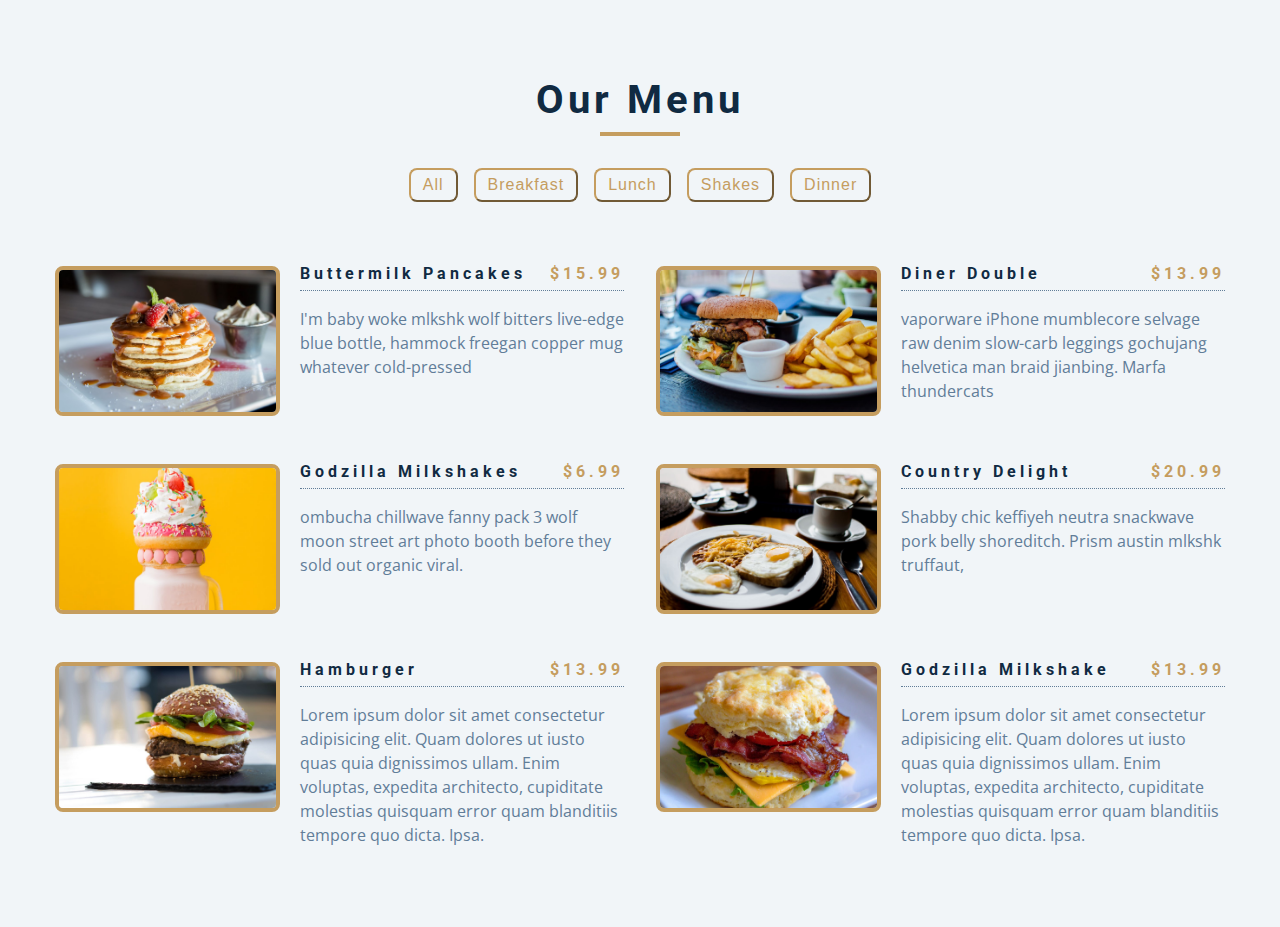
<file: w06_menu_212417033/index.html>
<!DOCTYPE html>
<html lang="en">
  <head>
    <meta charset="UTF-8" />
    <meta name="viewport" content="width=device-width, initial-scale=1.0" />
    <link rel="stylesheet" href="style_xx.css" />
    <title>Menu Demo</title>
  </head>
  <body>
    <section class="menu">
      <!-- title -->
      <div class="title">
        <h2>our menu</h2>
        <div class="underline"></div>
      </div>
      <!-- filter buttons -->
      <div class="btn-container">

      </div>
      <!-- menu items -->
      <div class="section-center">
        
      </div>

    </section>
    <script type="module" src="./script_xx.js"></script>
  </body>
</html>
</file>
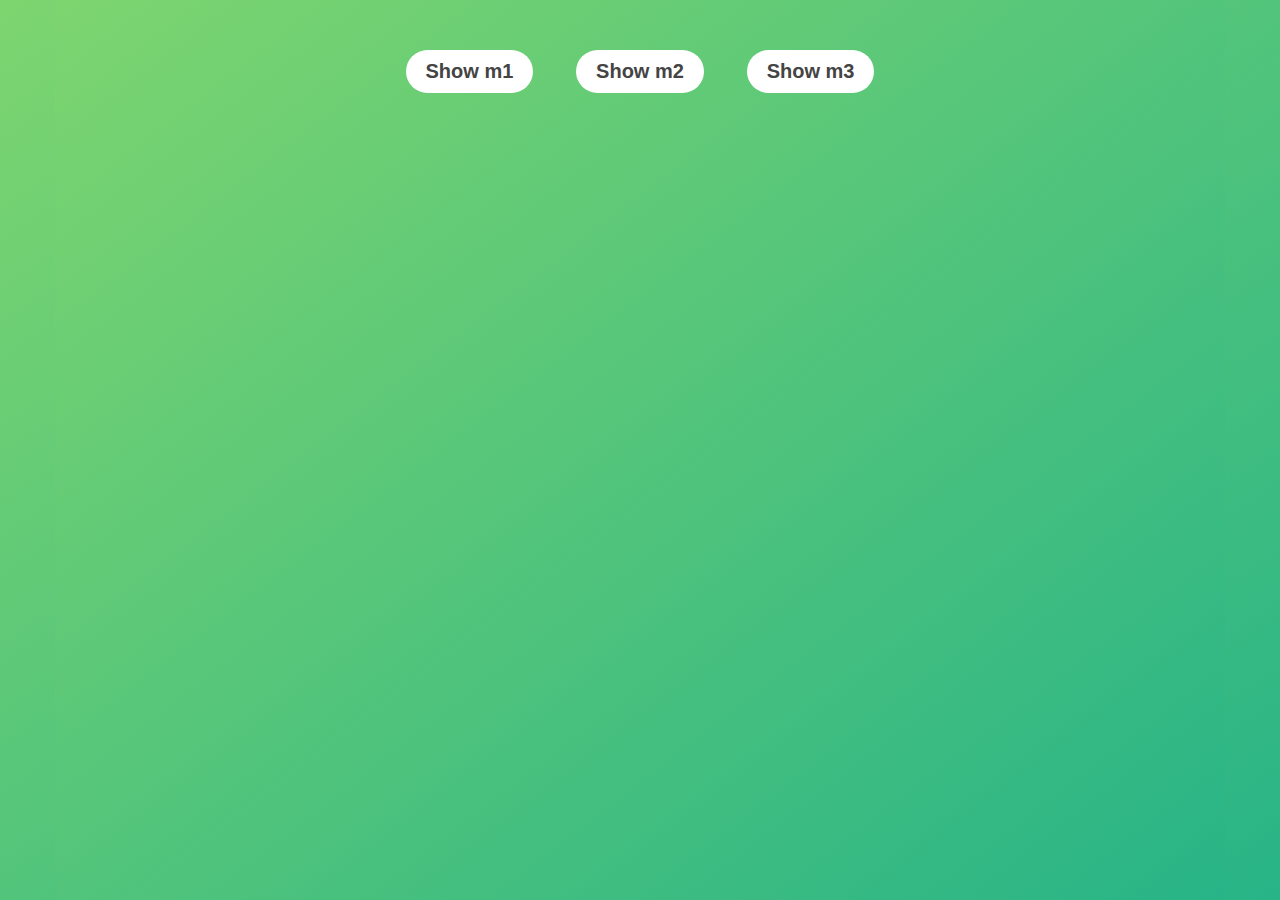
<file: w06_modal_212417033/index.html>
<!DOCTYPE html>
<html lang="en">
  <head>
    <meta charset="UTF-8" />
    <meta name="viewport" content="width=device-width, initial-scale=1.0" />
    <meta http-equiv="X-UA-Compatible" content="ie=edge" />
    <link rel="stylesheet" href="style_xx.css" />
    <title>Modal window</title>
  </head>
  <body>
    <div class="container">
      <div class="btn-container">
        <button class="show-modal" data-id="modal-1">Show m1</button>
        <button class="show-modal" data-id="modal-2">Show m2</button>
        <button class="show-modal" data-id="modal-3">Show m3</button>
      </div>
      <div class="modal-container">
        <div class="modal modal-1 hidden">
          <button class="close-modal">&times;</button>
          <h1>Modal 1 Windows 😍</h1>
          <p>
            Lorem ipsum dolor sit amet, consectetur adipisicing elit, sed do
            eiusmod tempor incididunt ut labore et dolore magna aliqua. Ut enim
            ad minim veniam, quis nostrud exercitation ullamco laboris nisi ut
            aliquip ex ea commodo consequat. Duis aute irure dolor in
            reprehenderit in voluptate velit esse cillum dolore eu fugiat nulla
            pariatur. Excepteur sint occaecat cupidatat non proident, sunt in
            culpa qui officia deserunt mollit anim id est laborum.
          </p>
        </div>
        <div class="modal modal-2 hidden">
          <button class="close-modal">&times;</button>
          <h1>Modal 2 Windows 😍</h1>
          <p>
            Lorem ipsum dolor sit amet, consectetur adipisicing elit, sed do
            eiusmod tempor incididunt ut labore et dolore magna aliqua. Ut enim
            ad minim veniam, quis nostrud exercitation ullamco laboris nisi ut
            aliquip ex ea commodo consequat. Duis aute irure dolor in
            reprehenderit in voluptate
          </p>
        </div>
        <div class="modal modal-3 hidden">
          <button class="close-modal">&times;</button>
          <h1>Modal 3 Windows 😍</h1>
          <p>
            Lorem ipsum dolor sit amet, consectetur adipisicing elit, sed do
            eiusmod tempor incididunt ut labore et dolore magna aliqua. Ut enim
            ad minim venia
          </p>
        </div>
      </div>
      <div class="overlay hidden"></div>
    </div>
    <script src="script_xx.js"></script>
  </body>
</html>
</file>
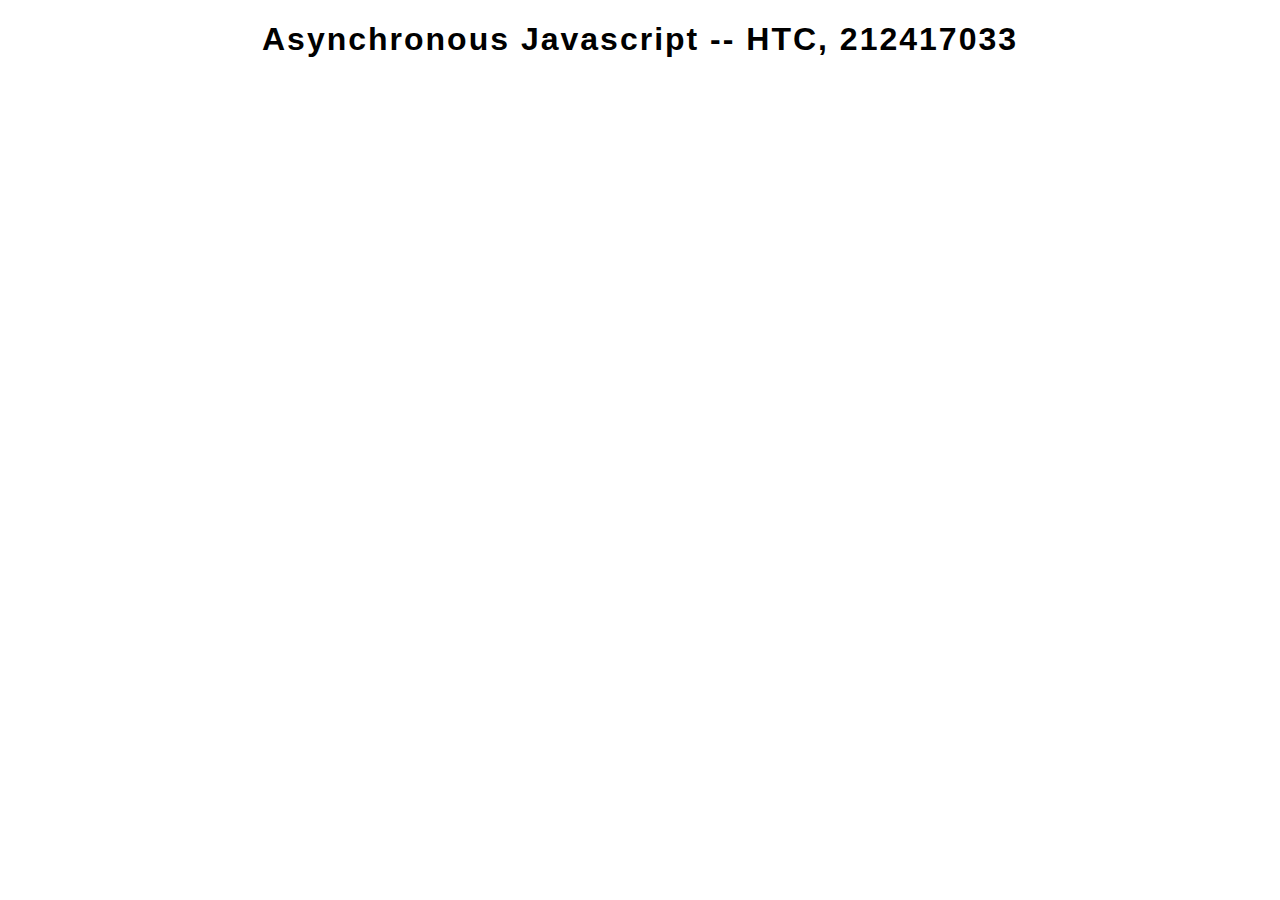
<file: w11_async_js_212417033/1-synchronous/index.html>
<!DOCTYPE html>
<html lang="en">
  <head>
    <meta charset="UTF-8" />
    <meta name="viewport" content="width=device-width, initial-scale=1.0" />
    <title>Document</title>
    <style>
      body {
        font-family: -apple-system, BlinkMacSystemFont, 'Segoe UI', Roboto,
          Oxygen, Ubuntu, Cantarell, 'Open Sans', 'Helvetica Neue', sans-serif;
        text-align: center;
      }
      h1 {
        letter-spacing: 2px;
        text-align: center;
      }
    </style>
  </head>
  <body>
    <h1>Asynchronous Javascript -- HTC, 212417033</h1>
    <script src="./app.js"></script>
  </body>
</html>
</file>
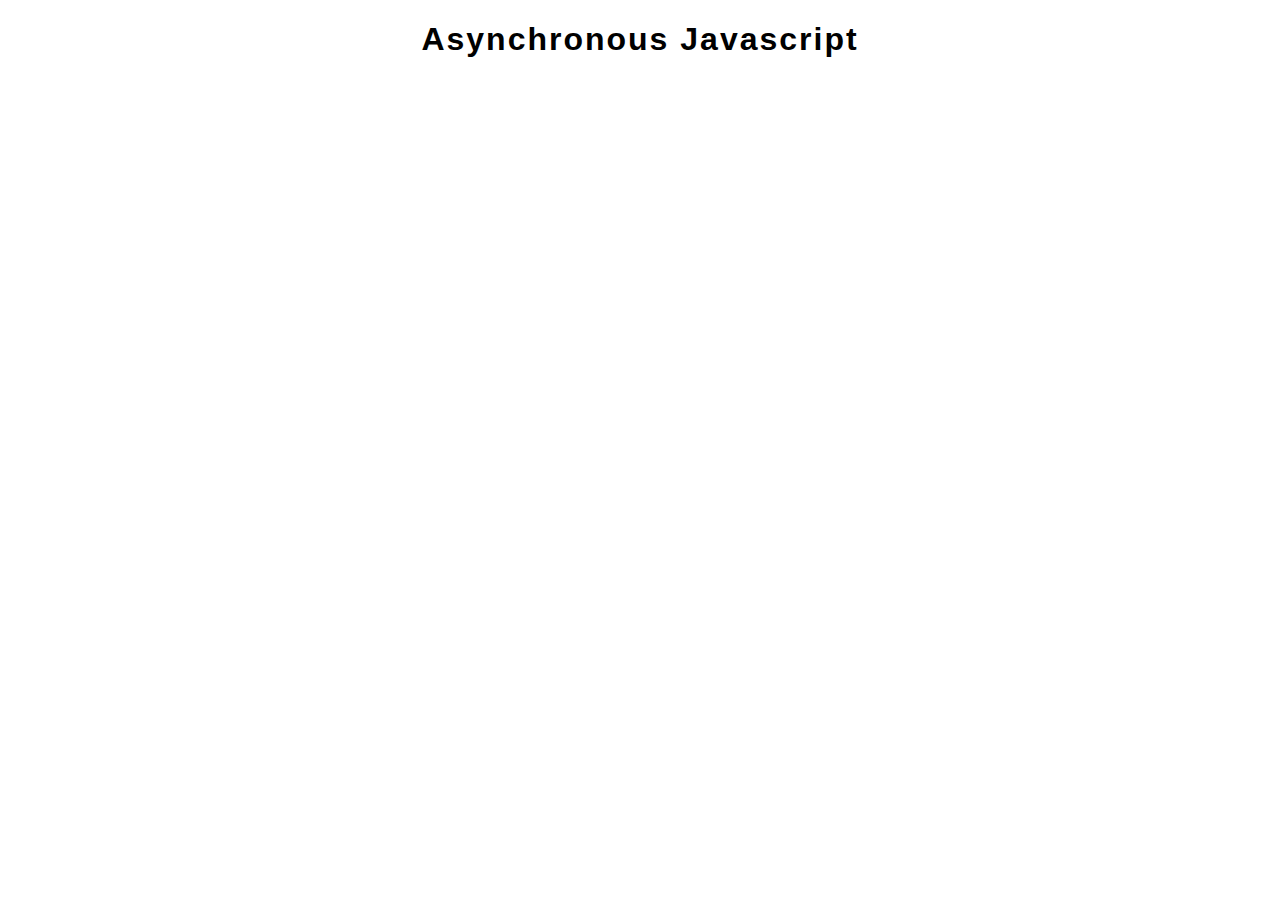
<file: w11_async_js_212417033/3-async-cb-hell/index.html>
<!DOCTYPE html>
<html lang="en">
  <head>
    <meta charset="UTF-8" />
    <meta name="viewport" content="width=device-width, initial-scale=1.0" />
    <title>Document</title>
    <style>
      body {
        font-family: -apple-system, BlinkMacSystemFont, 'Segoe UI', Roboto,
          Oxygen, Ubuntu, Cantarell, 'Open Sans', 'Helvetica Neue', sans-serif;
        text-align: center;
      }
      h1 {
        letter-spacing: 2px;
        text-align: center;
      }
    </style>
  </head>
  <body>
    <h1>Asynchronous Javascript</h1>
    <script src="./app.js"></script>
  </body>
</html>
</file>
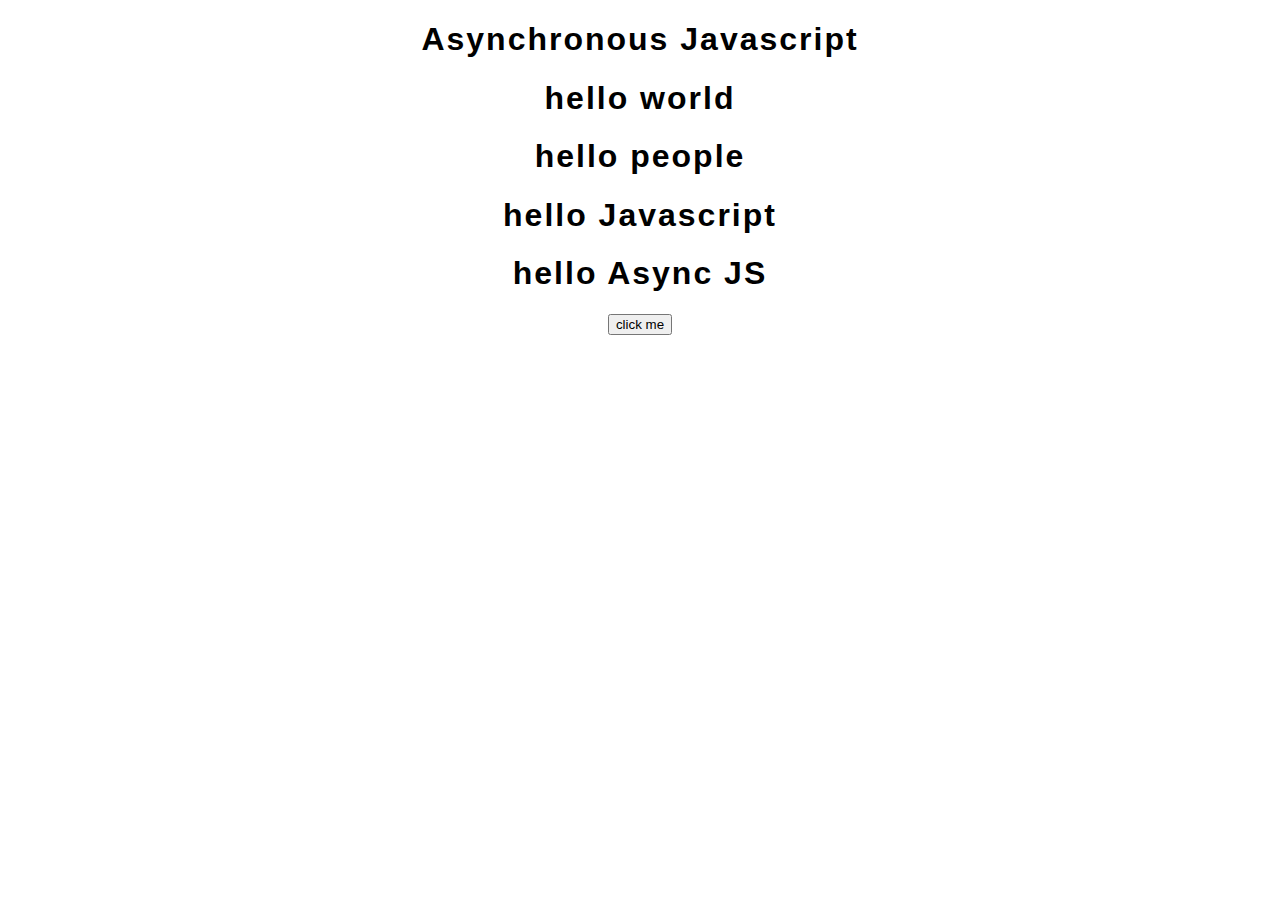
<file: w11_async_js_212417033/4-dom-cb-example/index.html>
<!DOCTYPE html>
<html lang="en">
  <head>
    <meta charset="UTF-8" />
    <meta name="viewport" content="width=device-width, initial-scale=1.0" />
    <title>Document</title>
    <style>
      body {
        font-family: -apple-system, BlinkMacSystemFont, 'Segoe UI', Roboto,
          Oxygen, Ubuntu, Cantarell, 'Open Sans', 'Helvetica Neue', sans-serif;
        text-align: center;
      }
      h1 {
        letter-spacing: 2px;
        text-align: center;
      }
    </style>
  </head>
  <body>
    <h1>Asynchronous Javascript</h1>
    <h1 class="one">hello world</h1>
    <h1 class="two">hello people</h1>
    <h1 class="three">hello Javascript</h1>
    <h1 class="four">hello Async JS</h1>
    <button class="btn">click me</button>
    <script src="./app.js"></script>
  </body>
</html>
</file>
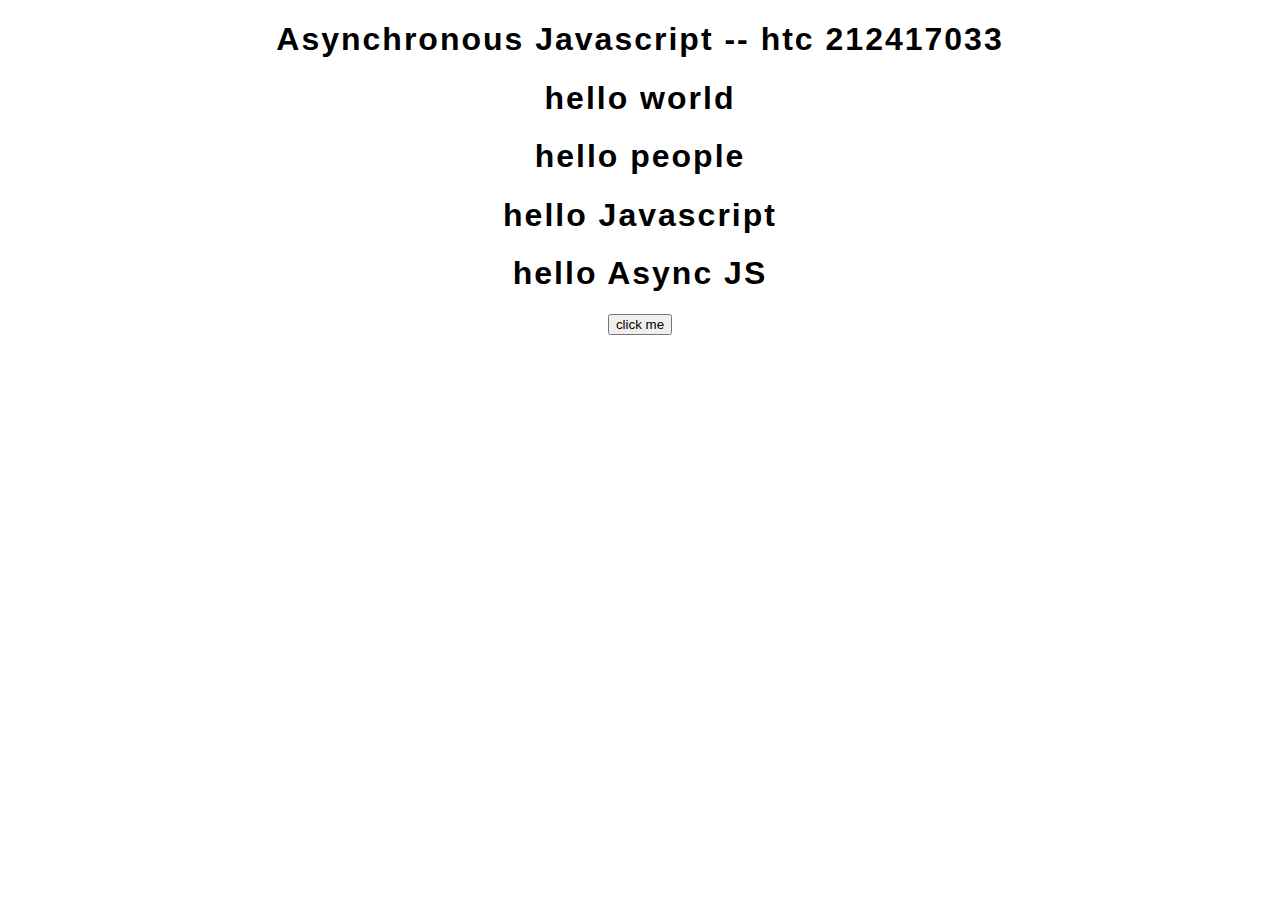
<file: w11_async_js_212417033/5-promise-demo/index.html>
<!DOCTYPE html>
<html lang="en">
  <head>
    <meta charset="UTF-8" />
    <meta name="viewport" content="width=device-width, initial-scale=1.0" />
    <title>Document</title>
    <style>
      body {
        font-family: -apple-system, BlinkMacSystemFont, 'Segoe UI', Roboto,
          Oxygen, Ubuntu, Cantarell, 'Open Sans', 'Helvetica Neue', sans-serif;
        text-align: center;
      }
      h1 {
        letter-spacing: 2px;
        text-align: center;
      }
    </style>
  </head>
  <body>
    <h1>Asynchronous Javascript -- htc 212417033</h1>
    <h1 class="one">hello world</h1>
    <h1 class="two">hello people</h1>
    <h1 class="three">hello Javascript</h1>
    <h1 class="four">hello Async JS</h1>
    <button class="btn">click me</button>
    <script src="./app.js"></script>
  </body>
</html>
</file>
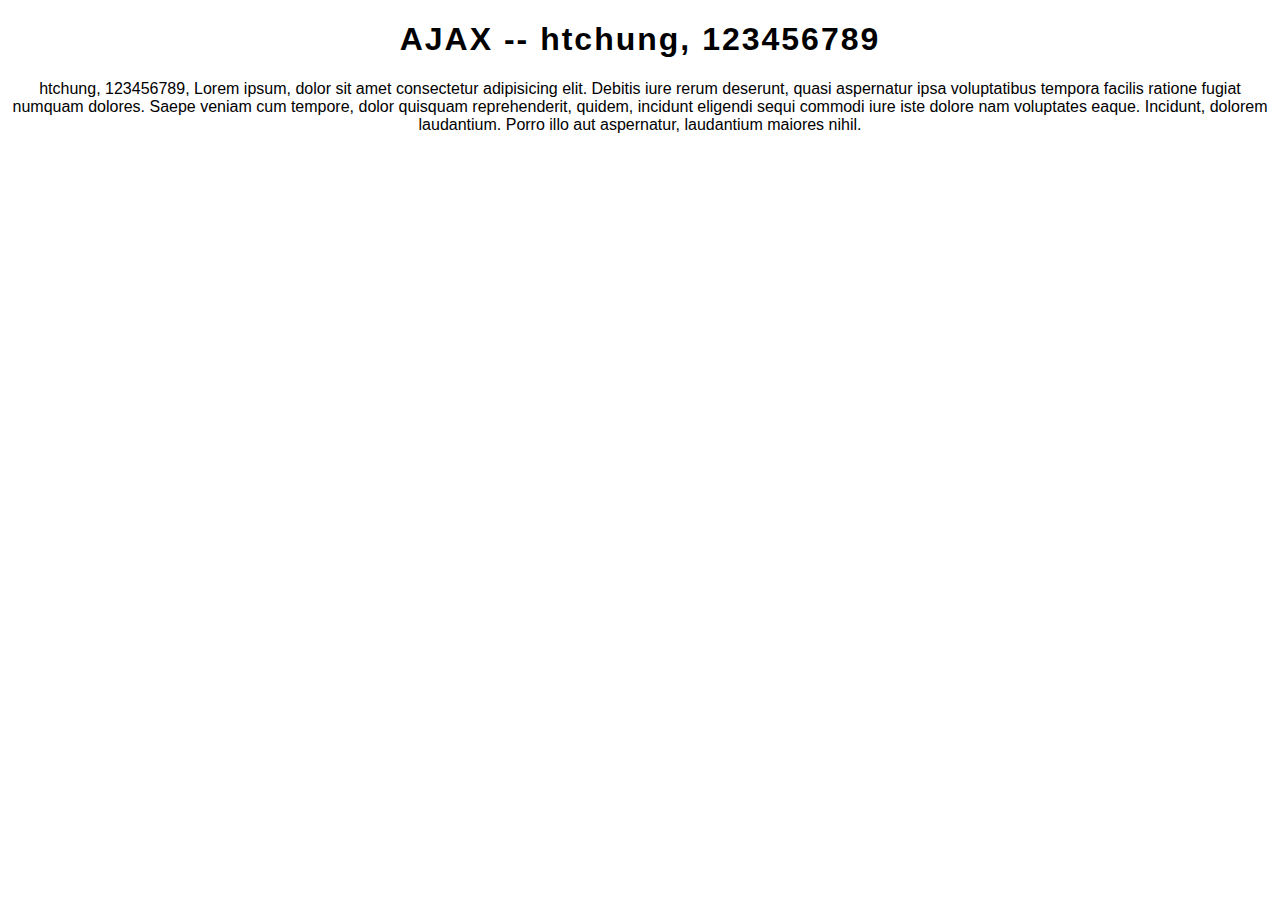
<file: w12_ajax_212417033/1_simple-text/index.html>
<!DOCTYPE html>
<html lang="en">
<head>
    <meta charset="UTF-8">
    <meta name="viewport" content="width=device-width, initial-scale=1.0">
    <title>AJAX Tutorials</title>
    <style>
        body {
            font-family: sans-serif;
            text-align: center;
        }
        h1{
            letter-spacing: 2px;
        }
    </style>
</head>
<body>
    <h1>AJAX -- htchung, 123456789</h1>

    <script src="./app.js"></script>
</body>
</html>
</file>
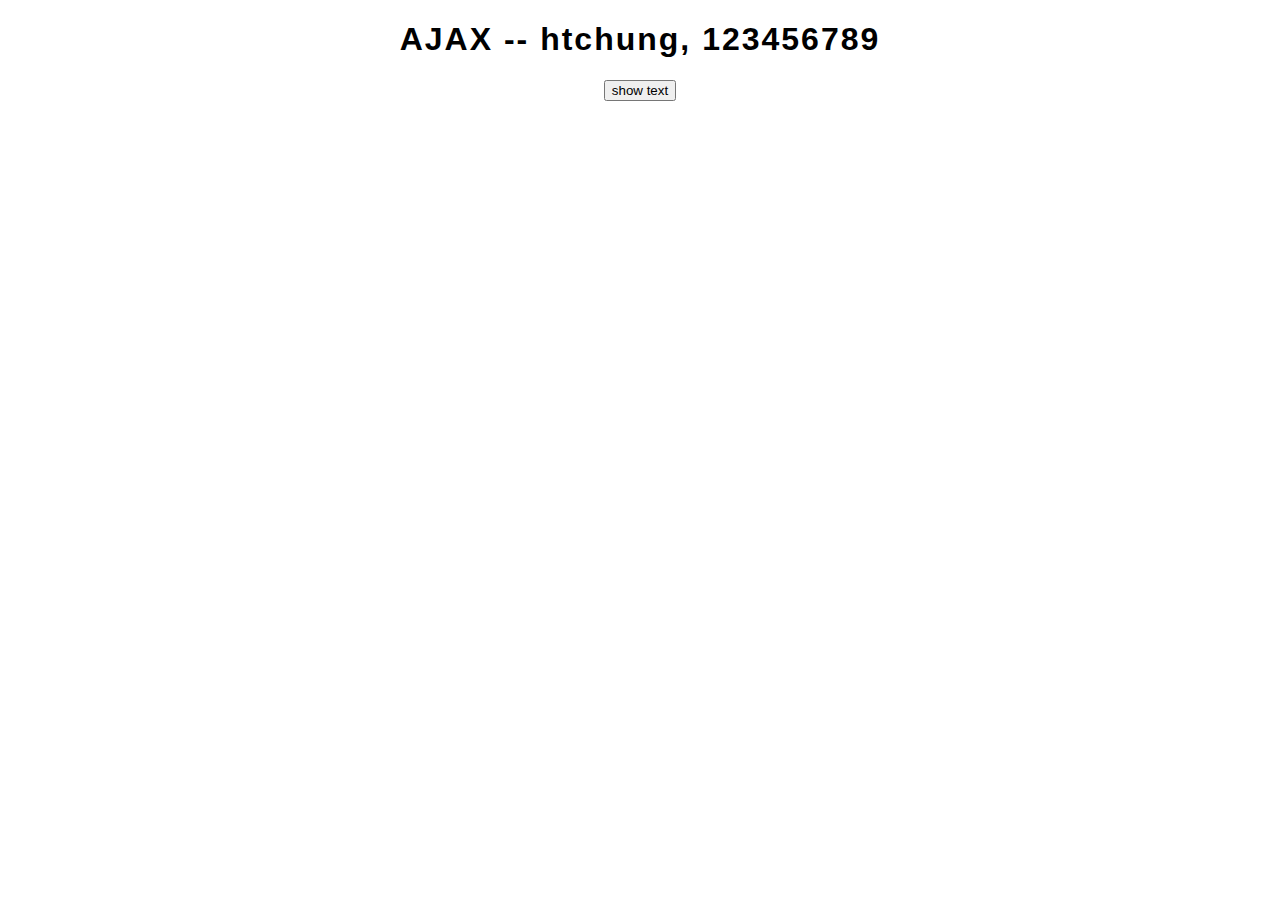
<file: w12_ajax_212417033/2_add_btn/index.html>
<!DOCTYPE html>
<html lang="en">
<head>
    <meta charset="UTF-8">
    <meta name="viewport" content="width=device-width, initial-scale=1.0">
    <title>AJAX Tutorials</title>
    <style>
        body {
            font-family: sans-serif;
            text-align: center;
        }
        h1{
            letter-spacing: 2px;
        }
    </style>
</head>
<body>
    <h1>AJAX -- htchung, 123456789</h1>
    <button type="button" class="btn">show text</button>

    <script src="./app.js"></script>
</body>
</html>
</file>
<file: w06_menu_212417033/style_xx.css>
/*
=============== 
Fonts
===============
*/
@import url("https://fonts.googleapis.com/css?family=Open+Sans|Roboto:400,700&display=swap");

/*
=============== 
Variables
===============
*/

:root {
  /* dark shades of primary color*/
  --clr-primary-1: hsl(205, 86%, 17%);
  --clr-primary-2: hsl(205, 77%, 27%);
  --clr-primary-3: hsl(205, 72%, 37%);
  --clr-primary-4: hsl(205, 63%, 48%);
  /* primary/main color */
  --clr-primary-5: #49a6e9;
  /* lighter shades of primary color */
  --clr-primary-6: hsl(205, 89%, 70%);
  --clr-primary-7: hsl(205, 90%, 76%);
  --clr-primary-8: hsl(205, 86%, 81%);
  --clr-primary-9: hsl(205, 90%, 88%);
  --clr-primary-10: hsl(205, 100%, 96%);
  /* darkest grey - used for headings */
  --clr-grey-1: hsl(209, 61%, 16%);
  --clr-grey-2: hsl(211, 39%, 23%);
  --clr-grey-3: hsl(209, 34%, 30%);
  --clr-grey-4: hsl(209, 28%, 39%);
  /* grey used for paragraphs */
  --clr-grey-5: hsl(210, 22%, 49%);
  --clr-grey-6: hsl(209, 23%, 60%);
  --clr-grey-7: hsl(211, 27%, 70%);
  --clr-grey-8: hsl(210, 31%, 80%);
  --clr-grey-9: hsl(212, 33%, 89%);
  --clr-grey-10: hsl(210, 36%, 96%);
  --clr-white: #fff;
  --clr-red-dark: hsl(360, 67%, 44%);
  --clr-red-light: hsl(360, 71%, 66%);
  --clr-green-dark: hsl(125, 67%, 44%);
  --clr-green-light: hsl(125, 71%, 66%);
  --clr-gold: #c59d5f;
  --clr-black: #222;
  --ff-primary: "Roboto", sans-serif;
  --ff-secondary: "Open Sans", sans-serif;
  --transition: all 0.3s linear;
  --spacing: 0.25rem;
  --radius: 0.5rem;
  --light-shadow: 0 5px 15px rgba(0, 0, 0, 0.1);
  --dark-shadow: 0 5px 15px rgba(0, 0, 0, 0.2);
  --max-width: 1170px;
  --fixed-width: 620px;
}
/*
=============== 
Global Styles
===============
*/

*,
::after,
::before {
  margin: 0;
  padding: 0;
  box-sizing: border-box;
}
body {
  font-family: var(--ff-secondary);
  background: var(--clr-grey-10);
  color: var(--clr-grey-1);
  line-height: 1.5;
  font-size: 0.875rem;
}
ul {
  list-style-type: none;
}
a {
  text-decoration: none;
}
img:not(.logo) {
  width: 100%;
}
img {
  display: block;
}

h1,
h2,
h3,
h4 {
  letter-spacing: var(--spacing);
  text-transform: capitalize;
  line-height: 1.25;
  margin-bottom: 0.75rem;
  font-family: var(--ff-primary);
}
h1 {
  font-size: 3rem;
}
h2 {
  font-size: 2rem;
}
h3 {
  font-size: 1.25rem;
}
h4 {
  font-size: 0.875rem;
}
p {
  margin-bottom: 1.25rem;
  color: var(--clr-grey-5);
}
@media screen and (min-width: 800px) {
  h1 {
    font-size: 4rem;
  }
  h2 {
    font-size: 2.5rem;
  }
  h3 {
    font-size: 1.75rem;
  }
  h4 {
    font-size: 1rem;
  }
  body {
    font-size: 1rem;
  }
  h1,
  h2,
  h3,
  h4 {
    line-height: 1;
  }
}
/*  global classes */

.btn {
  text-transform: uppercase;
  background: transparent;
  color: var(--clr-black);
  padding: 0.375rem 0.75rem;
  letter-spacing: var(--spacing);
  display: inline-block;
  transition: var(--transition);
  font-size: 0.875rem;
  border: 2px solid var(--clr-black);
  cursor: pointer;
  box-shadow: 0 1px 3px rgba(0, 0, 0, 0.2);
  border-radius: var(--radius);
}
.btn:hover {
  color: var(--clr-white);
  background: var(--clr-black);
}
/* section */
.section {
  padding: 5rem 0;
}

main {
  min-height: 100vh;
  display: grid;
  place-items: center;
}
/*
=============== 
Menu
===============
*/

.menu {
  padding: 5rem 0;
}
.title {
  text-align: center;
  margin-bottom: 2rem;
}
.underline {
  width: 5rem;
  height: 0.25rem;
  background: var(--clr-gold);
  margin-left: auto;
  margin-right: auto;
}
.btn-container {
  margin-bottom: 4rem;
  display: flex;
  justify-content: center;
}
.filter-btn {
  background: transparent;
  border-color: var(--clr-gold);
  font-size: 1rem;
  text-transform: capitalize;
  margin: 0 0.5rem;
  letter-spacing: 1px;
  border-radius: var(--radius);
  padding: 0.375rem 0.75rem;
  color: var(--clr-gold);
  cursor: pointer;
  transition: var(--transition);
}
.filter-btn:hover {
  background: var(--clr-gold);
  color: var(--clr-white);
}
.section-center {
  width: 90vw;
  margin: 0 auto;
  max-width: 1170px;
  display: grid;
  gap: 3rem 2rem;
  justify-items: center;
}
.menu-item {
  display: grid;
  gap: 1rem 2rem;
  max-width: 25rem;
}
.photo {
  object-fit: cover;
  height: 200px;
  border: 0.25rem solid var(--clr-gold);
  border-radius: var(--radius);
}
.item-info header {
  display: flex;
  justify-content: space-between;
  border-bottom: 0.5px dotted var(--clr-grey-5);
}
.item-info h4 {
  margin-bottom: 0.5rem;
}
.price {
  color: var(--clr-gold);
}
.item-text {
  margin-bottom: 0;
  padding-top: 1rem;
}

@media screen and (min-width: 768px) {
  .menu-item {
    grid-template-columns: 225px 1fr;
    gap: 0 1.25rem;
    max-width: 40rem;
  }
  .photo {
    height: 175px;
  }
}
@media screen and (min-width: 1200px) {
  .section-center {
    width: 95vw;
    grid-template-columns: 1fr 1fr;
  }
  .photo {
    height: 150px;
  }
}
</file>
<file: w06_modal_212417033/style_xx.css>
* {
  margin: 0;
  padding: 0;
  box-sizing: inherit;
}

html {
  font-size: 62.5%;
  box-sizing: border-box;
}

body {
  font-family: sans-serif;
  color: #333;
  line-height: 1.5;
  position: relative;
  background: linear-gradient(to top left, #28b487, #7dd56f);
}

.show-modal {
  font-size: 2rem;
  font-weight: 600;
  padding: 1rem 2rem;
  margin: 5rem 2rem;
  border: none;
  background-color: #fff;
  color: #444;
  border-radius: 10rem;
  cursor: pointer;
}

.close-modal {
  position: absolute;
  top: 1.2rem;
  right: 2rem;
  font-size: 5rem;
  color: #333;
  cursor: pointer;
  border: none;
  background: none;
}

h1 {
  font-size: 2.5rem;
  margin-bottom: 2rem;
}

p {
  font-size: 1.8rem;
}

/* -------------------------- */
/* CLASSES TO MAKE MODAL WORK */

.container {
  position: relative;
  display: flex;
  height: 100vh;
  align-items: flex-start;
  justify-content: center;
  max-width: 1170px;
  margin: 0 auto;
  background: linear-gradient(to top left, #28b487, #7dd56f);
}

.modal {
  position: absolute;
  top: 50%;
  left: 50%;
  transform: translate(-50%, -50%);
  width: 70%;

  background-color: white;
  padding: 6rem;
  border-radius: 5px;
  box-shadow: 0 3rem 5rem rgba(0, 0, 0, 0.3);
  z-index: 10;
}

.overlay {
  position: absolute;
  top: 0;
  left: 0;
  width: 100%;
  height: 100%;
  background-color: rgba(0, 0, 0, 0.6);
  backdrop-filter: blur(3px);
  z-index: 5;
}

.hidden {
  display: none;
}
</file>
